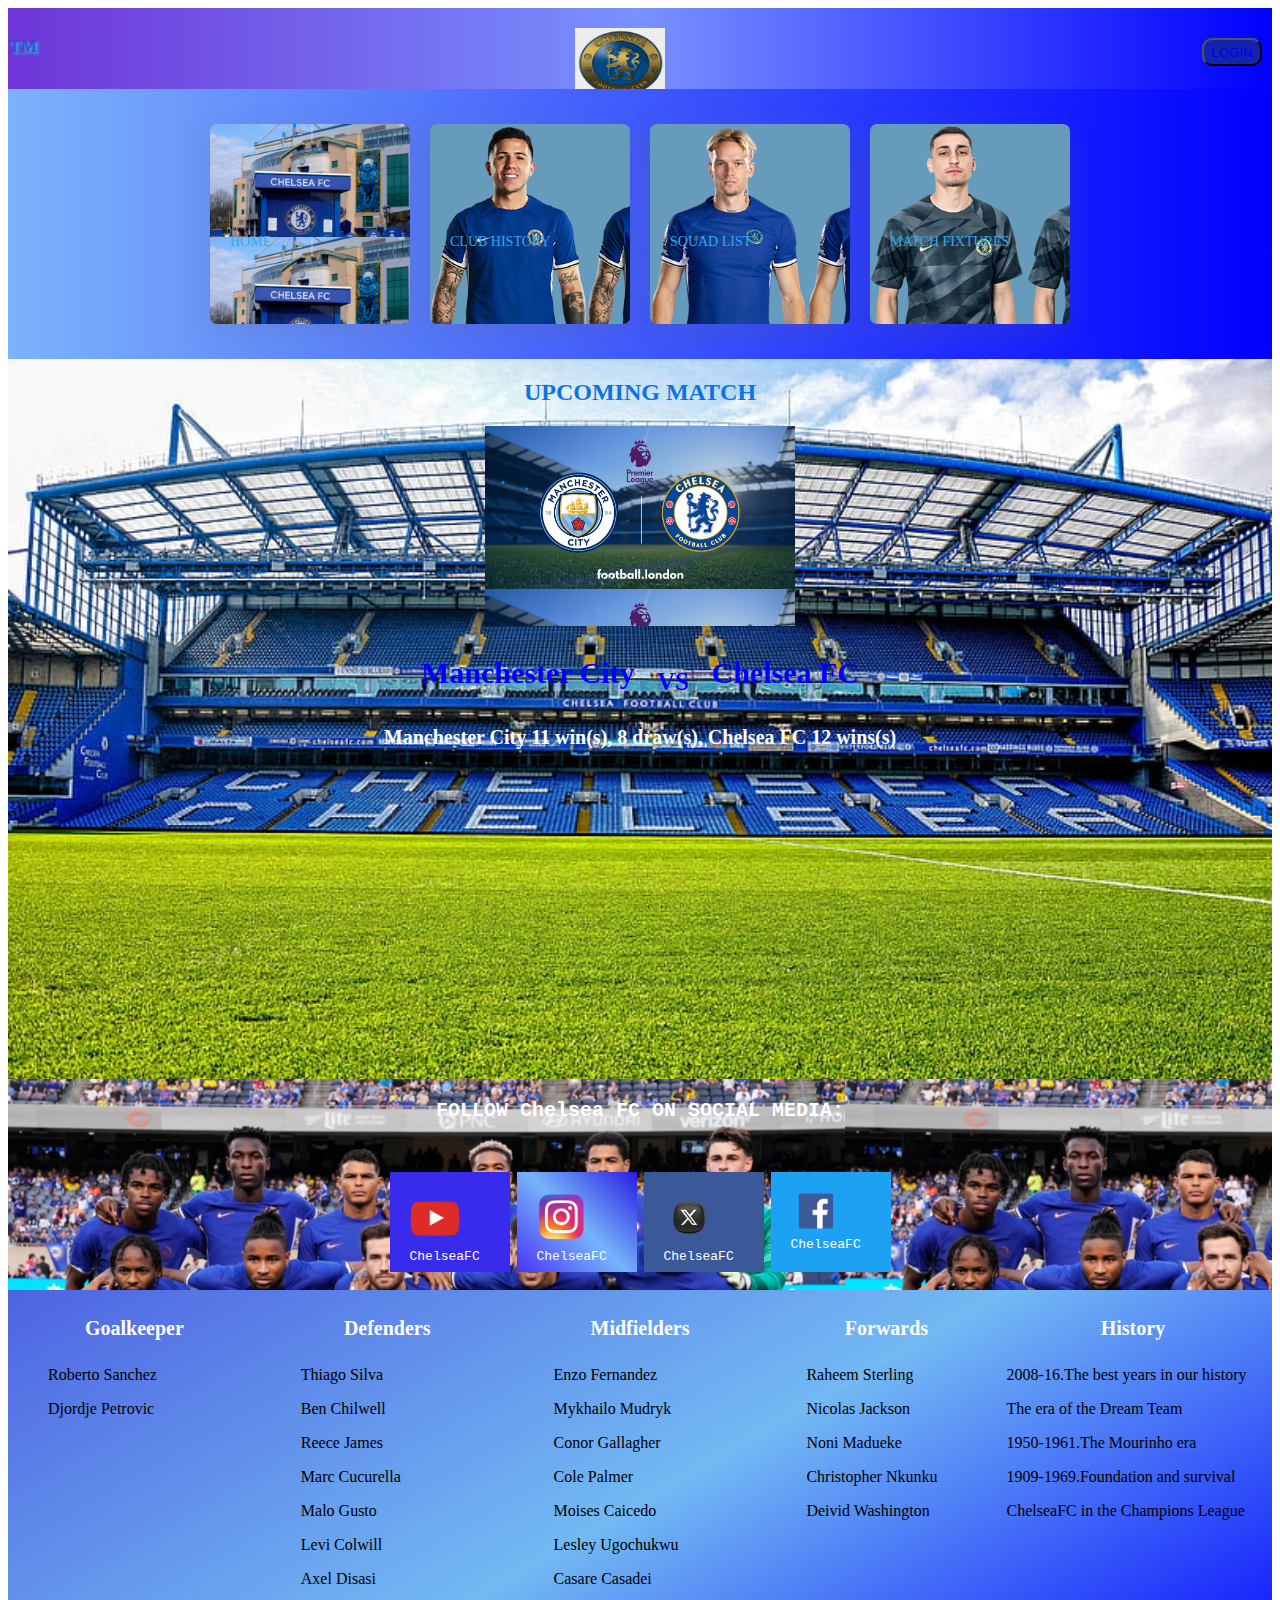
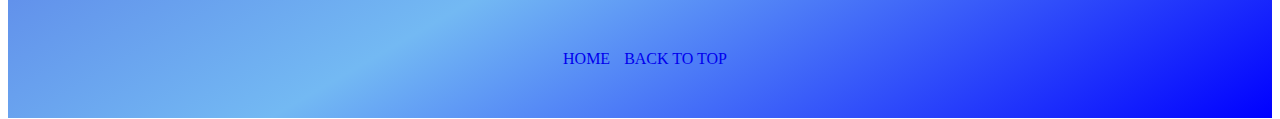
<file: index.html>
<!DOCTYPE html>
<html lang="en">
<head>
    <meta charset="UTF-8">
    <meta name="viewport" content="width=device-width, initial-scale=1.0">
    <meta name="description" content="A page dedicated to Chelsea FC.Stay updated on all things about Chelsea FC .Get the latest news,match analyses,player highlights and in-depth insights into the legendary football club.From Stamford Bridge excitement to the team's historical achievement,dive into the world of Barcelona football with our dedicated coverage">
    <meta name="keywords" content="Chelsea FC, ChelseaFC news,Chelsea matches,Chelsea players,fan webpage,Glitch fc, Blue blooded fan community ">
    <title>HOME</title>
    <link rel="stylesheet" href="style.css">
    <link rel="shortcut icon" href="background/chelsea-fc-png-clipart.jpg" type="png">
</head>
<body>
    <div id="container">
        <div class="header ">
            <h2 class="fanboy"  >&#8482;</h2>

            <div class="logo-img">

            <img src="background/chelsea-fc-png-clipart.jpg" alt="club logo" title="logo of Chelsea FC" width="90px" height="70px"></div>

            <div class="log-box">
                <div class="log ">

                    <button class="log"><a href="Sign.html" style="text-decoration: none;">LOGIN</a></button>
                </div>
    
           

           </div>

        </div>

        <div class="nav-box ">
            <div class="nav-menu">
            <div class="nav history">
          <div class="nav-txt">
            <a href="index.html" class="selector">HOME </a> 
             </div>
                </div>

            <div class="nav nav2">
                <div class="nav-txt ">
                    <a href="history.html">CLUB HISTORY</a> 

                </div>   
            </div>

            <div class="nav nav3">
                
                <div class="nav-txt">
                    <a href="dream-team.html">SQUAD LIST</a> 

                </div>  
            </div>

            <div class="nav nav4"> 
                <div class="nav-txt">
                    <a href="fixtures.html">MATCH FIXTURES</a> 

                </div>  
                

            </div>
        </div>

        </div>
        
        
        <div class="content ">
        <center><h2 style="color: rgb(12, 115, 231);">UPCOMING MATCH</h2></center>
        <div class="match1">

        </div>
        <center><h3 class="match-txt">Manchester City &nbsp; <sub>VS</sub>  &nbsp; Chelsea FC</h3></center>
        <center><h4 class="stat">Manchester City 11 win(s), 8 draw(s), Chelsea FC 12 wins(s) </h4></center>
        </div>
        <!-- footer  below -->
        <div class="footer ">
            <center><p class="s-txt">FOLLOW Chelsea FC ON SOCIAL MEDIA:</p></center>
            <div id="media">
                
            <div class="social-media  s-m1"><a href="https://youtube.com/@chelseafc?si=JkJ0WHyztLk4bxlv"><img src="background/pngwing.com (6).png" alt="youtube" title="link to youtube account"  width="50px">ChelseaFC</a></div>
            <div class="social-media  s-m2"><a href="https://www.instagram.com/chelseafc?igsh=MXN3Z213aWVuOWl1OQ=="><img src="background/pngwing.com (5).png" alt="instagram" title="link to instagram account" width="50p">ChelseaFC</a></div>
            <div class="social-media  s-m3"><a href="https://x.com/chelseafc?s=21&t=a-0cyU1ox6Lrbel5sH9nxQ"><img src="background/pngwing.com (7).png" alt="twitter" title="link to twitter account"  width="50px">ChelseaFC</a></div>
            <div class="social-media  s-m4"><a href="https://www.facebook.com/ChelseaFC?mibextid=JRoKGi"><img src="background/pngwing.com (4).png" alt="facebook" title="link to facebook account"  width="50px">ChelseaFC</a></div>
        </div>
    <br>
    <div class="players">
        <div class="g-keeper "><h4 class="player-txt">Goalkeeper</h4>
        <ul>
            <p>Roberto Sanchez</p>
            <p>Djordje Petrovic</p>
        </ul>
        
        </div>
        <div class="defenders "><h4 class="player-txt">Defenders</h4>
        <ul>
            <p>Thiago Silva</p>
            <p>Ben Chilwell</p>
            <p>Reece James</p>
            <p>Marc Cucurella</p>
            <p>Malo Gusto</p>
            <p>Levi Colwill</p>
            <p>Axel Disasi</p> 
       
        </ul>
        
        
        </div>
        <div class="midfielders "><h4 class="player-txt">Midfielders</h4>
        <ul>
            <p>Enzo Fernandez</p>
            <p>Mykhailo Mudryk</p>
            <p>Conor Gallagher</p>
            <p>Cole Palmer</p>
            <p>Moises Caicedo</p>
            <p>Lesley Ugochukwu</p>
            <p>Casare Casadei</p>

        </ul>
      
        
        </div>
        <div class="forwards "><h4 class="player-txt">Forwards</h4>
        <ul>
            <p>Raheem Sterling</p>
            <p>Nicolas Jackson</p>
            <p>Noni Madueke</p>
            <p>Christopher Nkunku</p>
            <p>Deivid Washington</p>

        </ul>
        
        
        
        </div>
        <div class="histry ">
            <h4 class="player-txt">History</h4>
        
            <p>2008-16.The best years in our history</p>
            <p>The era of the Dream Team</p>
            <p>1950-1961.The Mourinho era</p>
            <p>1909-1969.Foundation and survival</p>
            <p>ChelseaFC in the Champions League</p>
    
        
        </div>
       
        <div class="top">
        <a href="index.html">HOME</a>
        <a href="#container">BACK TO TOP</a>
       </div>
    </div>
</div>
</div>
</body>
</html>
</file>
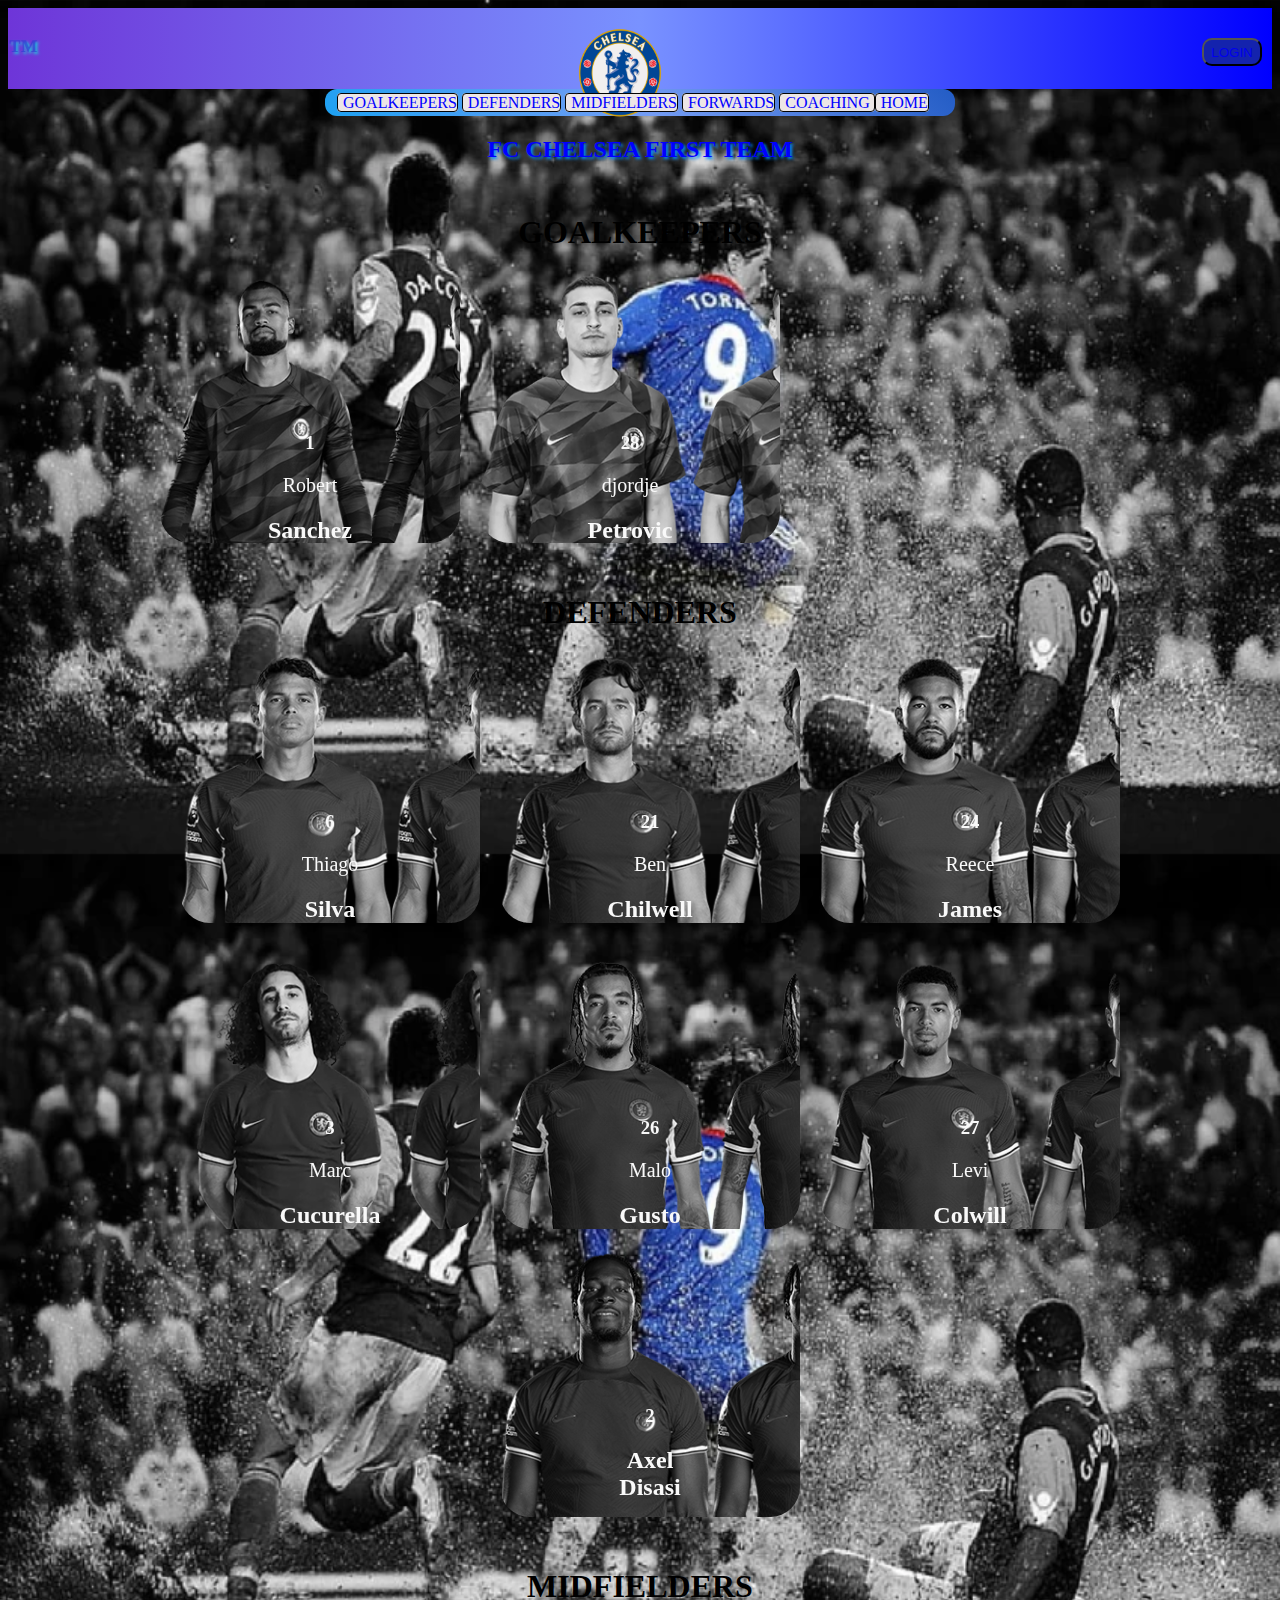
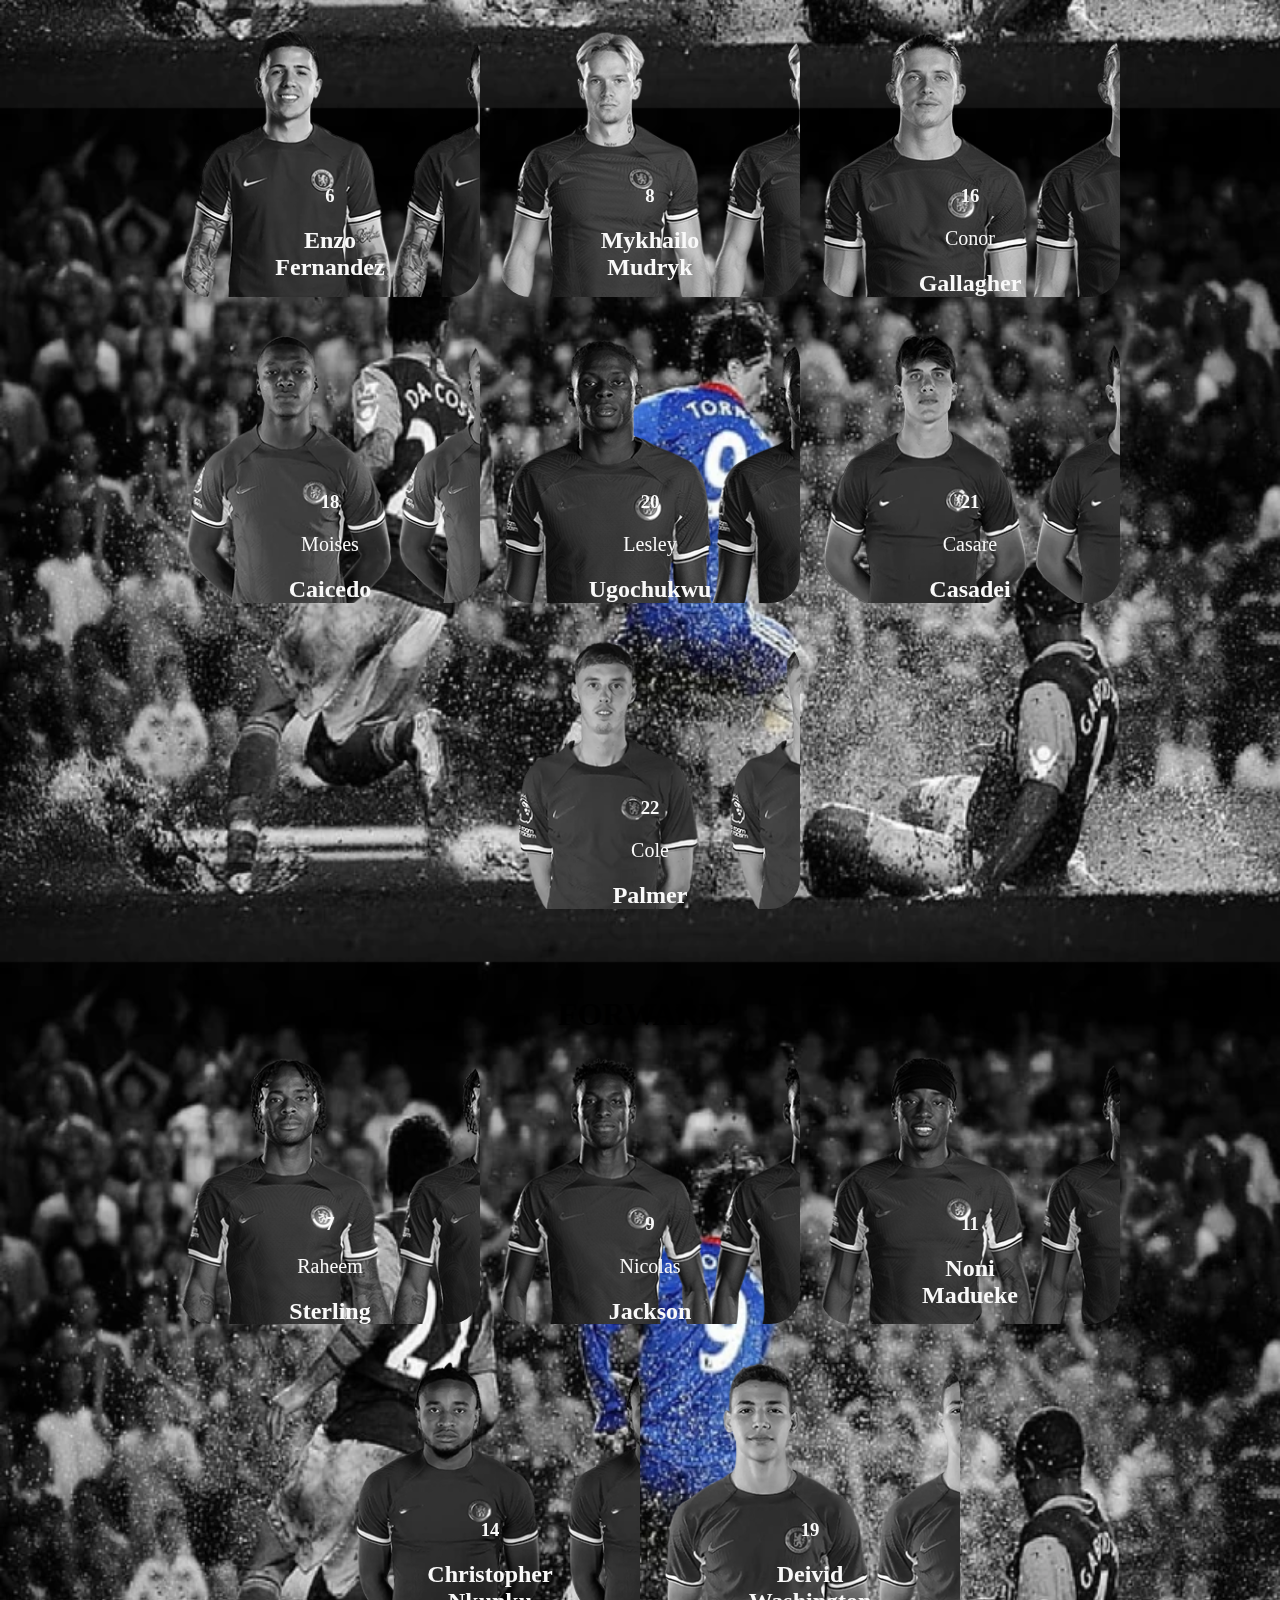
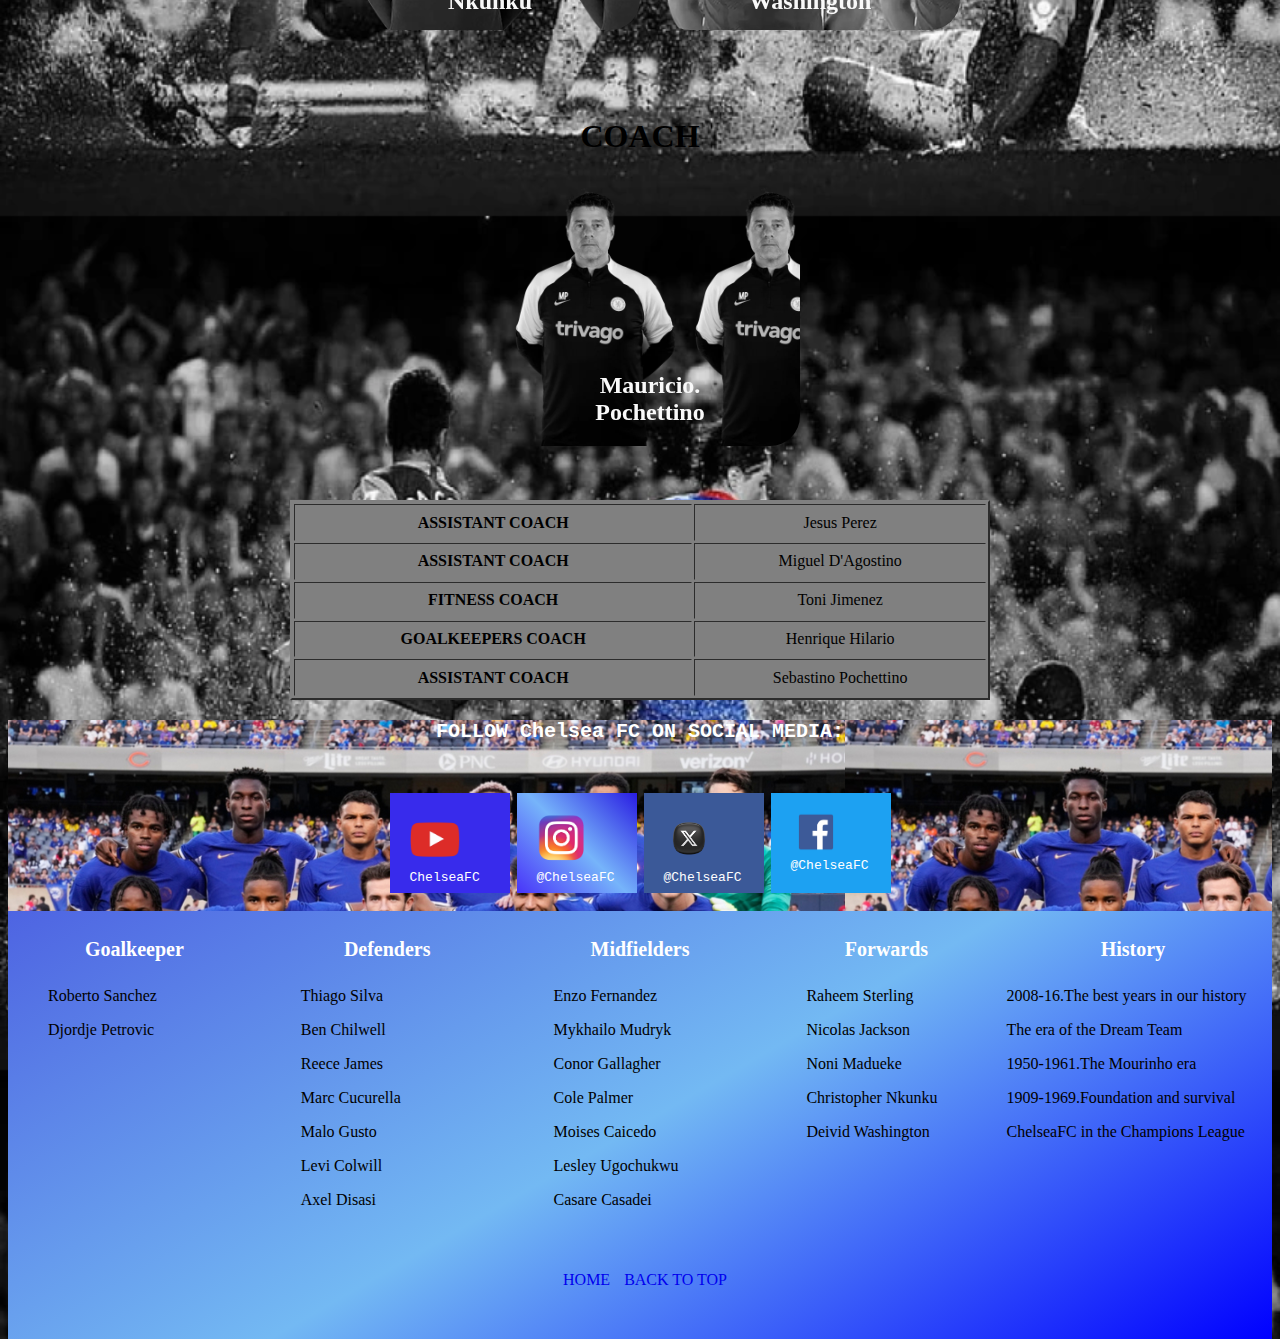
<file: dream-team.html>
<!DOCTYPE html>
<html lang="en">
<head>
    <meta charset="UTF-8">
    <meta name="viewport" content="width=device-width, initial-scale=1.0">
    <meta name="description" content="A page dedicated to Chelsea FC.Stay updated on all things Chelsea FC .Get the latest news,match analyses,player highlights and in-depth insights into the legendary football club.From Stamford Bridge excitement to the team's historical achievement,dive into the world of Chelsea football with our dedicated coverage">
    <meta name="keywords" content="Chelsea FC,Chelsea FC news,Chelsea matches,Chelsea players,fan webpage,Glitch fc,Chelsea fan community ">
    <title>DREAM-TEAM</title>
    
    <link rel="stylesheet" href="style.css">
    <link rel="shortcut icon" href="background/chelsea-fc-png-clipart.jpg" type="png">
    <style>
        body{
            background-image: url(background/fernando-torres-chelsea-fc-soccer-wallpaper-poster-1-v091121-092-original-imag8kvtxgwehsu5.webp);
            background-size: contain;
        }
        #teamx-gk{
            display: flex;
            height: 30vh;
            justify-content: left;
            align-items: center;
            width: 100%;
            column-gap: 20px;
            padding-left: 20px;
        }
        .plyer-box{
            width: 300px;
            height: 30vh;
            color: rgb(255, 255, 255);
            position: relative;
           filter:grayscale();
           border-radius: 30px;
        }
        .plyer-box:hover{
            filter: grayscale(0%);
            
        }
        .plyer-txt{
            width: 50%;
            height: 130px;
            text-align:center;
            position: absolute;
            bottom: 0;
            left: 25%;
            color:rgb(249, 249, 250);
            
           
        }
        .plyer-txt:hover{
            
            cursor: pointer;
        }
        .plyer-txt p{
            padding-top: -15px;
            font-size: 20px;
          
        }
        .plyer-txt h2{
            padding-bottom: 10px;

        }
      /* goalkeepers */
        .gk1{
            background-image: url(chelsea/robertsanchez.png);
            background-size: contain;
            background-position: cover;
        }
        .gk2{
            background-image: url(chelsea/djordjepetrovic.png);
            background-size: contain;
            background-position: cover;
        }
        /* defenders */
        #teamx-df{
            display: flex;
            height: 30vh;
            justify-content: center;
            align-items: center;
            width: 100%;
            column-gap: 20px;
            padding-left: 20px;
            row-gap: 20px;
        }
        .df1{
            background-image: url(chelsea/Thiagosilva.png);
            background-size: contain;
            background-position: cover;
        }
        .df2{
            background-image: url(chelsea/benchilwell.png);
            background-size: contain;
            background-position: cover;
        }
        .df3{
            background-image: url(chelsea/reecejames.png);
            background-size: contain;
            background-position: cover;
        }
        .df4{
            background-image: url(chelsea/marccucurella.png);
            background-size: contain;
            background-position: cover;
        }
        .df5{
            background-image: url(chelsea/malogusto.png);
            background-size: contain;
            background-position: cover;
        }
        .df6{
            background-image: url(chelsea/levicolwill.png);
            background-size: contain;
            background-position: cover;
        }
        .df7{
            background-image: url(chelsea/axeldisasi.png);
            background-size: contain;
            background-position: cover;
        }
        #teamx-mf{
            display: flex;
            height: 30vh;
            justify-content: center;
            align-items: center;
            width: 100%;
            column-gap: 20px;
            padding-left: 20px;
            row-gap: 20px;
        }
        .mf1{
            background-image: url(chelsea/enzofernandez.png);
            background-size: contain;
            background-position: cover;
        }
        .mf2{
            background-image: url(chelsea/mykhailomudryk.png);
            background-size: contain;
            background-position: cover;
        }
        .mf3{
            background-image: url(chelsea/conorgallagher.png);
            background-size: contain;
            background-position: cover;
        }
        .mf4{
            background-image: url(chelsea/moisescaicedo.png);
            background-size: contain;
            background-position: cover;
        }
        .mf5{
            background-image: url(chelsea/lesleyugochukwu.png);
            background-size: contain;
            background-position: cover;
        }
        .mf6{
            background-image: url(chelsea/cesarecasadei.png);
            background-size: contain;
            background-position: cover;
        }
        .mf7{
            background-image: url(chelsea/colepalmer.png);
            background-size: contain;
            background-position: cover;
        }
        #teamx-fd{
            display: flex;
            height: 30vh;
            justify-content: center;
            align-items: center;
            width: 100%;
            column-gap: 20px;
            padding-left: 20px;
            row-gap: 20px;
        }
        .fd1{
            background-image: url(chelsea/raheemsterling.png);
            background-size: contain;
            background-position: cover;
        }
        .fd2{
            background-image: url(chelsea/NicolasJackson.png);
            background-size: contain;
            background-position: cover;
        }
        .fd3{
            background-image: url(chelsea/nonimadueke.png);
            background-size: contain;
            background-position: cover;
        }
        .fd4{
            background-image: url(chelsea/christophernkunku.png);
            background-size: contain;
            background-position: cover;
        }
        .fd5{
            background-image: url(chelsea/deividwashington.png);
            background-size: contain;
            background-position: cover;
        }
        #teamx-ch{
            display: flex;
            height: 30vh;
            justify-content: center;
            align-items: center;
            width: 100%;
            column-gap: 20px;
            padding-left: 20px;
            row-gap: 20px;
        }
        .ch1{
            background-image: url(chelsea/Mauricio_Pochettino_profile_23-24_avatar-removebg.webp);
            background-size: contain;
            background-position: cover;
        }
        h1{
            text-align: center ;
            padding-top: 30px;
        }
        h1:hover{
            background: linear-gradient(to right, #372bd8,#fafaf8,#1d11c4);
                -webkit-text-fill-color: transparent;
                  -webkit-background-clip: text;
                   background-clip: i;
                   cursor: pointer; 
        }
        
        table{
            background-color:gray;
            text-align: center;
        }
        table:hover{
            cursor: pointer;
            background: blue;
            color: white;    
            }
            /* .footer{
                width: 100%;
            } */
    </style>
</head>
<div>
    <div id="container">
        <div class="header ">
            <h2 class="fanboy"  >&#8482;</h2>

            <div class="logo-img">

            <img src="background/Chelsea-Logo.png" alt="club logo" title="logo of Chelsea FC" width="150px" height="90px"></div>

            <div class="log-box">

            <div class="log ">

                <button class="log"><a href="Sign.html" style="text-decoration: none;">LOGIN</a></button>
            </div>

           </div>

        </div>
        </div>
      <div class="team-box">
      <div class="plyers-nav ">
        <a href="#teamx-gk" class="kpp">GOALKEEPERS</a>
        <a href="#teamx-df" class="kpp">DEFENDERS</a>
        <a href="#teamx-mf" class="kpp">MIDFIELDERS</a>
        <a href="#teamx-fd" class="kpp">FORWARDS</a>
        <a href="#teamx-ch" class="kpp">COACHING </a>
        <a href="index.html" class="kpp">HOME</a>
      </div> 
       
   
      <center><h2 class="intro-txt">FC CHELSEA FIRST TEAM</h2></center>
      <h1>GOALKEEPERS</h1>
    <div id="teamx-gk">
        
     <div class="plyer-box  gk1">
        
        <div class="plyer-txt ">
           
            <h3>1</h3>
         <p>Robert</p>   <h2>Sanchez</h2>
           
      
     </div>
     </div>
     <div class="plyer-box  gk2">
        <div class="plyer-txt ">
           
            <h3>28</h3>
          <p>djordje</p>   <h2>Petrovic</h2>
        
      
     </div>
     </div>
     
   </div>

   <!-- defenders -->
   <h1>DEFENDERS</h1>
   <div id="teamx-df">
       
    <div class="plyer-box  df1">
       
       <div class="plyer-txt ">
          
           <h3>6</h3>
         <p>Thiago</p>  <h2>Silva</h2>
          
     
    </div>
    </div>
    <div class="plyer-box df2">
       <div class="plyer-txt ">
          
           <h3>21</h3>
         <p>Ben</p>  <h2> Chilwell</h2>
       
     
    </div>
    </div>
    
    

  <div class="plyer-box df3">
    <div class="plyer-txt">
       
        <h3>24</h3>
       <p>Reece</p><h2>   James</h2>
    
  
    </div>
    </div>
 </div>
 <br><br>
 <div id="teamx-df">
 <div class="plyer-box  df4">
    <div class="plyer-txt ">
       
        <h3>3</h3>
       <p> Marc</p>  <h2>Cucurella</h2>
    
  
 </div>
 </div>

 <div class="plyer-box df5">
    <div class="plyer-txt ">
       
        <h3>26</h3>
     <p>Malo</p>   <h2>Gusto</h2>
    
  
 </div>
 </div>

 <div class="plyer-box  df6">
    <div class="plyer-txt ">
       
        <h3>27</h3>
        <p>Levi</p> <h2> Colwill</h2>
    
  
 </div>
 </div>
 </div>
 <br>
 <div id="teamx-df">
 <div class="plyer-box  df7">
    <div class="plyer-txt ">
       
        <h3>2</h3>
       <h2> Axel<br>Disasi</h2>
    
  
 </div>
 </div>

</div>

<h1>MIDFIELDERS</h1>
<div id="teamx-mf">
    
 <div class="plyer-box  mf1">
    
    <div class="plyer-txt ">
       
        <h3>6</h3>
       <h2> Enzo Fernandez</h2>
       
  
 </div>
 </div>
 <div class="plyer-box  mf2">
    <div class="plyer-txt ">
       
        <h3>8</h3>
       <h2>Mykhailo Mudryk</h2>
    
  
 </div>
 </div>
 <div class="plyer-box  mf3">
    
    <div class="plyer-txt ">
       
        <h3>16</h3>
      <p>Conor </p> <h2> Gallagher</h2>
       
  
 </div>
 </div>
 </div>
 <br><br>
 <div id="teamx-mf">
 <div class="plyer-box  mf4">
    <div class="plyer-txt ">
       
        <h3>18</h3>
      <p>Moises</p><h2> Caicedo</h2>
    
  
 </div>
 </div>
 <div class="plyer-box  mf5">
    <div class="plyer-txt ">
       
        <h3>20</h3>
   <p>Lesley</p> <h2>Ugochukwu</h2>
    
  
 </div>
 </div>
 <div class="plyer-box  mf6">
    
    <div class="plyer-txt ">
       
        <h3>21</h3>
       <p> Casare</p><h2>Casadei</h2>
       
  
 </div>
 </div>
 
</div>
<br><br>   
<div id="teamx-mf">
<div class="plyer-box  mf7">
    
    <div class="plyer-txt ">
       
        <h3>22</h3>
       <p>Cole</p><h2>Palmer</h2>
       
  
 </div>
 </div>
</div>
<br><br>
<h1>FORWARD</h1>
<div id="teamx-fd">
    
 <div class="plyer-box  fd1">
    
    <div class="plyer-txt ">
       
        <h3>7</h3>
     <p>Raheem </p>   <h2> Sterling</h2>
       
  
 </div>
 </div>
 <div class="plyer-box  fd2">
    <div class="plyer-txt ">
       
        <h3>9</h3>
      <p>Nicolas </p>   <h2>Jackson</h2>
    
  
 </div>
 </div>
 <div class="plyer-box  fd3">
    <div class="plyer-txt ">
       
        <h3>11</h3>
      <h2>Noni Madueke</h2>
    
  
 </div>
 </div>
 
</div>
<br><br>
<div id="teamx-fd">
    
    <div class="plyer-box  fd4">
       
       <div class="plyer-txt ">
          
           <h3>14</h3>
      <h2>Christopher Nkunku</h2>
          
     
    </div>
    </div>
    <div class="plyer-box  fd5">
       <div class="plyer-txt ">
          
           <h3>19</h3>
       <h2>Deivid Washington</h2>
       
     
    </div>
    </div>
    </div>

<br><br>
    <h1>COACH</h1>
    <div id="teamx-ch">
        
     <div class="plyer-box  ch1">
        
        <div class="plyer-txt ">
           <br><br>
           <h2>Mauricio. Pochettino</h2>
           
      
     </div>
     </div>
     </div>
     </div>
     <br><br><br>
     <div class="tble">
        <center>
      <table border="2" width="700" height="200" >
      <tr>
        <td><b>ASSISTANT COACH</b></td>
         <td>Jesus Perez</td>
          

      </tr>
      <tr>
        <td><b>ASSISTANT COACH</b></td>
        <td>Miguel D'Agostino</td>
      </tr>
      <tr>
        <td><b>FITNESS COACH</b></td>
         <td>Toni Jimenez</td>
      </tr>
      <tr>
        <td><b>GOALKEEPERS COACH</b></td>
        <td>Henrique Hilario</td>
      </tr>
      <tr>
        <td><b>ASSISTANT COACH</b></td>
        <td>Sebastino Pochettino</td>
      </tr>
      </table>
    </center>
     </div>
             <!-- footer  below -->
        <div class="footer ">
            <center><p class="s-txt">FOLLOW Chelsea FC ON SOCIAL MEDIA:</p></center>
            <div id="media">
                
                <div class="social-media  s-m1"><a href="https://youtube.com/@chelseafc?si=JkJ0WHyztLk4bxlv"><img src="background/pngwing.com (6).png" alt="youtube" title="link to youtube account"  width="50px">ChelseaFC</a></div>
                <div class="social-media  s-m2"><a href="https://www.instagram.com/chelseafc?igsh=MXN3Z213aWVuOWl1OQ=="><img src="background/pngwing.com (5).png" alt="instagram" title="link to instagram account" width="50p">@ChelseaFC</a></div>
                <div class="social-media  s-m3"><a href="https://x.com/chelseafc?s=21&t=a-0cyU1ox6Lrbel5sH9nxQ"><img src="background/pngwing.com (7).png" alt="facebook" title="link to facebook account"  width="50px">@ChelseaFC</a></div>
                <div class="social-media  s-m4"><a href="https://www.facebook.com/ChelseaFC?mibextid=JRoKGi"><img src="background/pngwing.com (4).png" alt="twitter" title="link to twitter account"  width="50px">@ChelseaFC</a></div>
        </div>
    <br>
    <div class="players">
        <div class="g-keeper "><h4 class="player-txt">Goalkeeper</h4>
        <ul>
            <p>Roberto Sanchez</p>
            <p>Djordje Petrovic</p>
        </ul>
        
        </div>
        <div class="defenders "><h4 class="player-txt">Defenders</h4>
        <ul>
           <p>Thiago Silva</p>
           <p>Ben Chilwell</p>
           <p>Reece James</p>
           <p>Marc Cucurella</p>
           <p>Malo Gusto</p>
           <p>Levi Colwill</p>
           <p>Axel Disasi</p> 
       
        </ul>
        
        
        </div>
        <div class="midfielders "><h4 class="player-txt">Midfielders</h4>
        <ul>
            <p>Enzo Fernandez</p>
            <p>Mykhailo Mudryk</p>
            <p>Conor Gallagher</p>
            <p>Cole Palmer</p>
            <p>Moises Caicedo</p>
            <p>Lesley Ugochukwu</p>
            <p>Casare Casadei</p>

        </ul>
      
        
        </div>
        <div class="forwards "><h4 class="player-txt">Forwards</h4>
        <ul>
            <p>Raheem Sterling</p>
            <p>Nicolas Jackson</p>
            <p>Noni Madueke</p>
            <p>Christopher Nkunku</p>
            <p>Deivid Washington</p>

        </ul>
        
        
        
        </div>
        <div class="histry ">
            <h4 class="player-txt">History</h4>
        
            <p>2008-16.The best years in our history</p>
            <p>The era of the Dream Team</p>
            <p>1950-1961.The Mourinho era</p>
            <p>1909-1969.Foundation and survival</p>
            <p>ChelseaFC in the Champions League</p>
    
        
        </div>
        
        <div class="top">
        <a href="index.html">HOME</a>
        <a href="#container">BACK TO TOP</a>
       </div>
    </div>
</div>
</div>

        
</body>
</html>
</file>
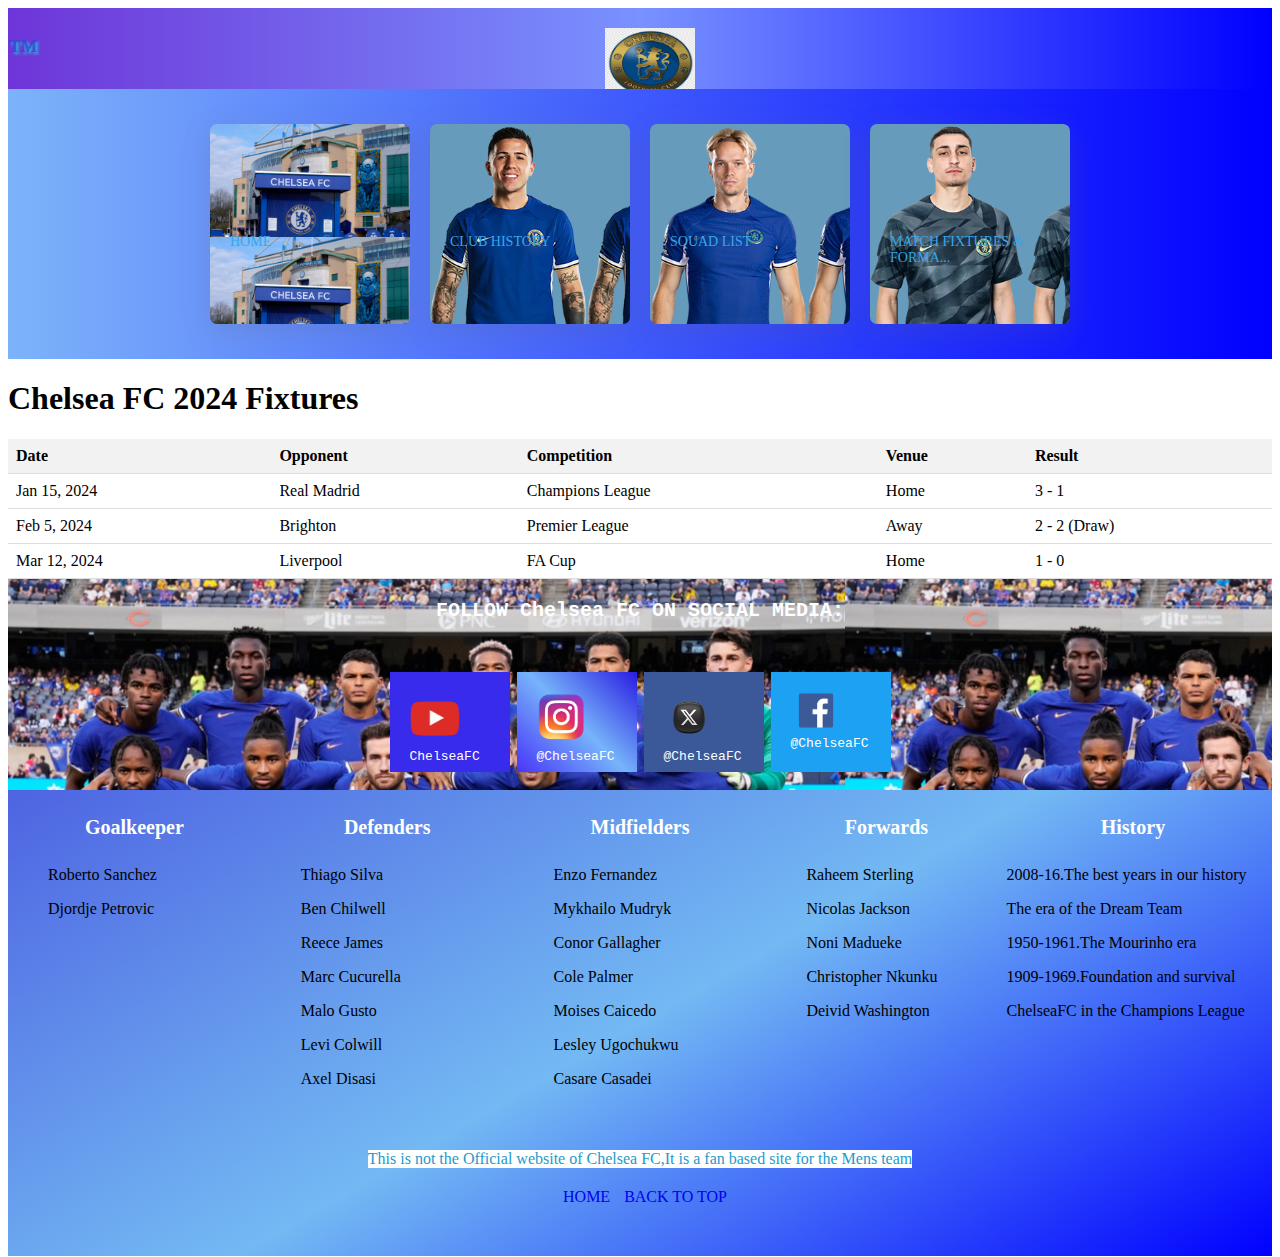
<file: fixtures.html>
<!DOCTYPE html>
<html lang="en">
<head>
<meta charset="UTF-8">
<meta name="viewport" content="width=device-width, initial-scale=1.0">
<meta name="description" content="A page dedicated to ChelseaFC team.Stay updated on all things ChelseaFc .Get the latest news,match analyses,player highlights and in-depth insights into the legendary football club.From Stamford Bridge excitement to the team's historical achievement,dive into the world of Chelsea football with our dedicated coverage">
    <meta name="keywords" content="ChelseaFC,ChelseaFC news,Chelsea matches,ChelseaFC players,fan webpage,Glitch fc,ChelseaFC fan community ">
<title>Barcelona FC 2024 Fixtures & Formation</title>
<link rel="stylesheet" href="style.css">
<style>
  table {
    width: 100%;
    border-collapse: collapse;
  }
  th, td {
    padding: 8px;
    text-align: left;
    border-bottom: 1px solid #ddd;
  }
  th {
    background-color: #f2f2f2;
  }
</style>
</head>
<body>
    <div id="container">
        <div class="header ">
            <h2 class="fanboy"  >&#8482;</h2>

            <div class="logo-img">

            <img src="background/chelsea-fc-png-clipart.jpg" alt="club logo" title="logo of the best team in the world" width="90px" height="70px"></div>

            <div class="log-box">

            
           </div>

        </div>

        <div class="nav-box ">
            <div class="nav-menu">
            <div class="nav history">
          <div class="nav-txt">
            <a href="index.html" class="selector">HOME </a> 
             </div>
                </div>

            <div class="nav nav2">
                <div class="nav-txt ">
                    <a href="history.html">CLUB HISTORY</a> 

                </div>   
            </div>

            <div class="nav nav3">
                
                <div class="nav-txt">
                    <a href="dream-team.html">SQUAD LIST</a> 

                </div>  
            </div>

            <div class="nav nav4"> 
                <div class="nav-txt">
                    <a href="fixtures.html">MATCH FIXTURES & FORMA...</a> 

                </div>  


            </div>
        </div>

        </div>
    

<h1>Chelsea FC 2024 Fixtures</h1>

<table>
  <tr>
    <th>Date</th>
    <th>Opponent</th>
    <th>Competition</th>
    <th>Venue</th>
    <th>Result</th>
  </tr>
  <tr>
    <td>Jan 15, 2024</td>
    <td>Real Madrid</td>
    <td>Champions League</td>
    <td>Home</td>
    <td>3 - 1</td>
  </tr>
  <tr>
    <td>Feb 5, 2024</td>
    <td>Brighton</td>
    <td>Premier League</td>
    <td>Away</td>
    <td>2 - 2 (Draw)</td>
  </tr>
  <tr>
    <td>Mar 12, 2024</td>
    <td>Liverpool</td>
    <td>FA Cup</td>
    <td>Home</td>
    <td>1 - 0</td>
  </tr>
</table>


<br>
<!-- footer  below -->
<div class="footer ">
    <center><p class="s-txt">FOLLOW Chelsea FC ON SOCIAL MEDIA:</p></center>
    <div id="media">
        
    <div class="social-media  s-m1"><a href="https://youtube.com/@chelseafc?si=JkJ0WHyztLk4bxlv"><img src="background/pngwing.com (6).png" alt="youtube" title="link to youtube account"  width="50px">ChelseaFC</a></div>
    <div class="social-media  s-m2"><a href="https://www.instagram.com/chelseafc?igsh=MXN3Z213aWVuOWl1OQ=="><img src="background/pngwing.com (5).png" alt="instagram" title="link to instagram account" width="50p">@ChelseaFC</a></div>
    <div class="social-media  s-m3"><a href="https://x.com/chelseafc?s=21&t=a-0cyU1ox6Lrbel5sH9nxQ"><img src="background/pngwing.com (7).png" alt="facebook" title="link to facebook account"  width="50px">@ChelseaFC</a></div>
    <div class="social-media  s-m4"><a href="https://www.facebook.com/ChelseaFC?mibextid=JRoKGi"><img src="background/pngwing.com (4).png" alt="twitter" title="link to twitter account"  width="50px">@ChelseaFC</a></div>
</div>
<br>
<div class="players">
<div class="g-keeper "><h4 class="player-txt">Goalkeeper</h4>
<ul>
  <p>Roberto Sanchez</p>
  <p>Djordje Petrovic</p>
</ul>

</div>
<div class="defenders "><h4 class="player-txt">Defenders</h4>
<ul>
  <p>Thiago Silva</p>
  <p>Ben Chilwell</p>
  <p>Reece James</p>
  <p>Marc Cucurella</p>
  <p>Malo Gusto</p>
  <p>Levi Colwill</p>
  <p>Axel Disasi</p> 

</ul>


</div>
<div class="midfielders "><h4 class="player-txt">Midfielders</h4>
<ul>
  <p>Enzo Fernandez</p>
  <p>Mykhailo Mudryk</p>
  <p>Conor Gallagher</p>
  <p>Cole Palmer</p>
  <p>Moises Caicedo</p>
  <p>Lesley Ugochukwu</p>
  <p>Casare Casadei</p>

</ul>


</div>
<div class="forwards "><h4 class="player-txt">Forwards</h4>
<ul>
  <p>Raheem Sterling</p>
  <p>Nicolas Jackson</p>
  <p>Noni Madueke</p>
  <p>Christopher Nkunku</p>
  <p>Deivid Washington</p>

</ul>



</div>
<div class="histry ">
    <h4 class="player-txt">History</h4>

    <p>2008-16.The best years in our history</p>
    <p>The era of the Dream Team</p>
    <p>1950-1961.The Mourinho era</p>
    <p>1909-1969.Foundation and survival</p>
    <p>ChelseaFC in the Champions League</p>


</div>
<div class="disclaimer">
    <p>
        This is not the Official website of Chelsea FC,It is a fan based site for the Mens team
    </p>
</div>
<div class="top">
<a href="index.html">HOME</a>
<a href="#container">BACK TO TOP</a>
</div>
</div>
</div>
</div>



</body>
</html>
</file>
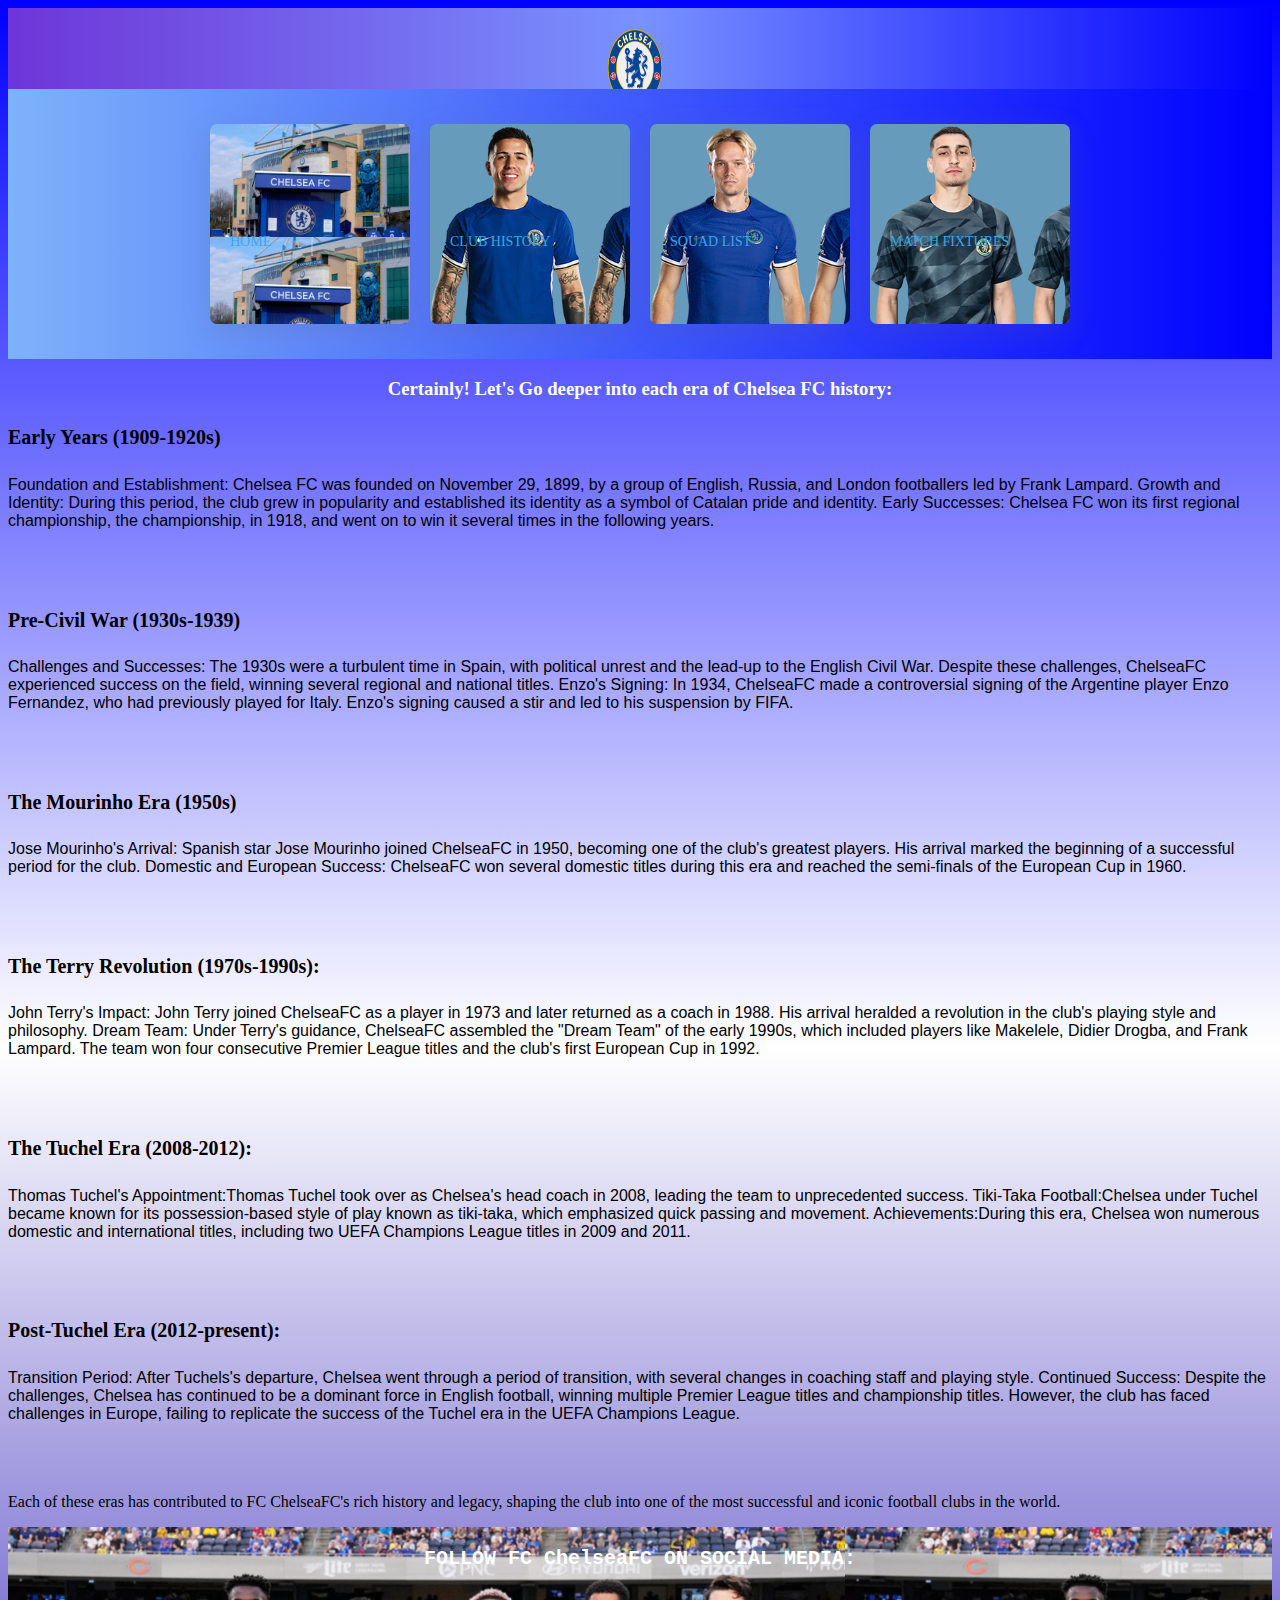
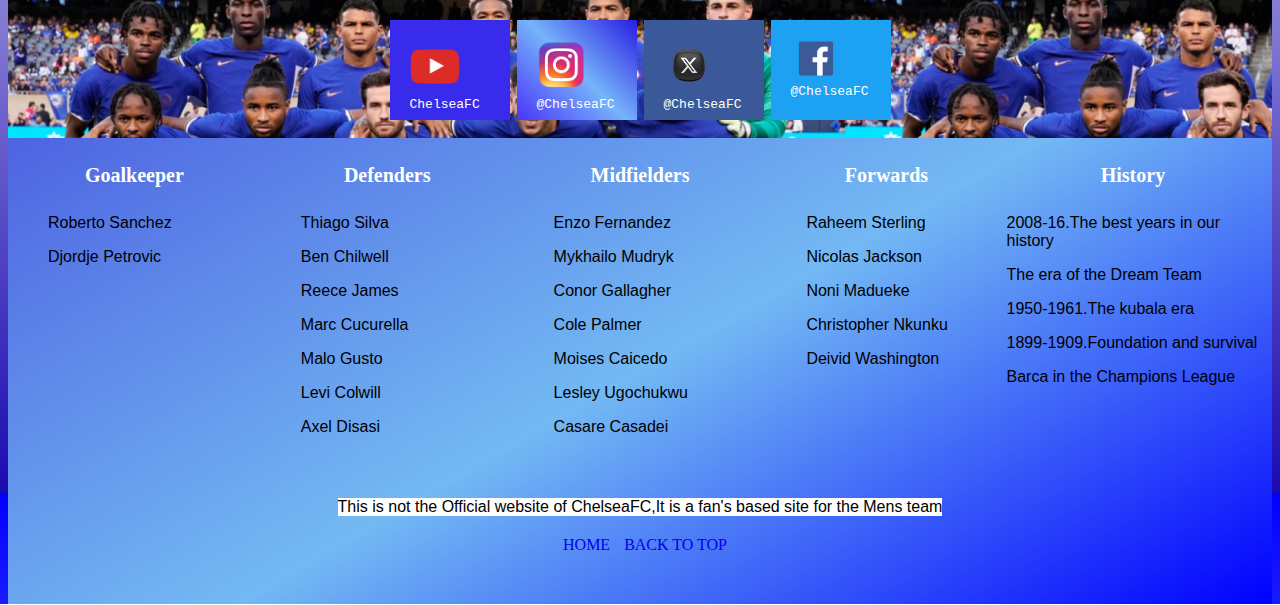
<file: history.html>
<!DOCTYPE html>
<html lang="en">
<head>
    <meta charset="UTF-8">
    <meta name="viewport" content="width=device-width, initial-scale=1.0">
    <meta name="description" content="A page dedicated to ChelseaFc team.Stay updated on all things ChelseaFC .Get the latest news,match analyses,player highlights and in-depth insights into the legendary football club.From Stamford Bridge excitement to the team's historical achievement,dive into the world of ChelseaFc football with our dedicated coverage">
    <meta name="keywords" content="ChelseaFC,ChelseaFC news,Chelsea matches,ChealseaFc players,fan webpage,GLitch fc,ChelseaFC fan community ">
    <title>HISTORY</title>
    <link rel="stylesheet" href="style.css">
    <link rel="shortcut icon" href="background/chelsea-fc-png-clipart.jpg" type="png">
   
    <style>
        body{
            background:linear-gradient(to top, #1c0bb1,#ffffff,#0000ff);
        }
        h4{
            font-size: 20px;
            color:black;
            font-weight: bold;
        }
        p{
            font-family:helvetica;
            color: black;
        }
    </style>
</head>
<body>
    <div id="container">
        <div class="header ">
            <h2 class="fanboy"  ></h2>

            <div class="logo-img">

            <img src="background/Chelsea-Logo.png" alt="club logo" title="logo of the best team in the world" width="100px" height="80px"></div>

            <div class="log-box">

           

           </div>

        </div>
      
        <div class="nav-box ">
            <div class="nav-menu">
            <div class="nav history">
          <div class="nav-txt">
            <a href="index.html" class="selector">HOME </a> 
             </div>
                </div>

            <div class="nav nav2">
                <div class="nav-txt ">
                    <a href="history.html">CLUB HISTORY</a> 

                </div>   
            </div>

            <div class="nav nav3">
                
                <div class="nav-txt">
                    <a href="dream-team.html">SQUAD LIST</a> 

                </div>  
            </div>

            <div class="nav nav4"> 
                <div class="nav-txt">
                    <a href="fixtures.html">MATCH FIXTURES</a> 
                    

                </div>  


            </div>
        </div>

        </div>
        <div class="his">
            <h3 style="color: rgb(253, 253, 253); text-align: center;">Certainly! Let's Go deeper into each era of Chelsea FC history:</h3>

               <h4>Early Years (1909-1920s)</h4>
                  <p> Foundation and Establishment: Chelsea FC was founded on November 29, 1899, by a group of English, Russia, and London footballers led by Frank Lampard.
                   Growth and Identity: During this period, the club grew in popularity and established its identity as a symbol of Catalan pride and identity.
               Early Successes: Chelsea FC won its first regional championship, the championship, in 1918, and went on to win it several times in the following years.</p>
                  <br><br>
                
               <h4>Pre-Civil War (1930s-1939)</h4>
                   <p>Challenges and Successes: The 1930s were a turbulent time in Spain, with political unrest and the lead-up to the English Civil War. Despite these challenges, ChelseaFC experienced success on the field, winning several regional and national titles.
                   Enzo's Signing: In 1934, ChelseaFC made a controversial signing of the Argentine player Enzo Fernandez, who had previously played for Italy. Enzo's signing caused a stir and led to his suspension by FIFA.</p><br><br>
                
                <h4>The Mourinho Era (1950s)</h4>
                   <p>Jose Mourinho's Arrival: Spanish star Jose Mourinho joined ChelseaFC in 1950, becoming one of the club's greatest players. His arrival marked the beginning of a successful period for the club.
                   Domestic and European Success: ChelseaFC won several domestic titles during this era and reached the semi-finals of the European Cup in 1960.</p><br><br>
                
               <h4>The Terry Revolution (1970s-1990s):</h4>
                   <p>John Terry's Impact: John Terry joined ChelseaFC as a player in 1973 and later returned as a coach in 1988. His arrival heralded a revolution in the club's playing style and philosophy.
                    Dream Team: Under Terry's guidance, ChelseaFC assembled the "Dream Team" of the early 1990s, which included players like Makelele, Didier Drogba, and Frank Lampard. The team won four consecutive Premier League titles and the club's first European Cup in 1992.</p> <br><br>
                
               <h4>The Tuchel Era (2008-2012):</h4>
                   <p>Thomas Tuchel's Appointment:Thomas Tuchel took over as Chelsea's head coach in 2008, leading the team to unprecedented success.
                   Tiki-Taka Football:Chelsea under Tuchel became known for its possession-based style of play known as tiki-taka, which emphasized quick passing and movement.
                   Achievements:During this era, Chelsea won numerous domestic and international titles, including two UEFA Champions League titles in 2009 and 2011.</p> <br><br>
        
                 <h4>Post-Tuchel Era (2012-present):</h4>
                   <p>Transition Period: After Tuchels's departure, Chelsea went through a period of transition, with several changes in coaching staff and playing style.
                   Continued Success: Despite the challenges, Chelsea has continued to be a dominant force in English football, winning multiple Premier League titles and championship titles. However, the club has faced challenges in Europe, failing to replicate the success of the Tuchel era in the UEFA Champions League.</p><br><br><br>
                
                Each of these eras has contributed to FC ChelseaFC's rich history and legacy, shaping the club into one of the most successful and iconic football clubs in the world.</p>
        </div>
               <!-- footer  below -->
               <div class="footer ">
                <center><p class="s-txt">FOLLOW FC ChelseaFC ON SOCIAL MEDIA:</p></center>
                <div id="media">
                    
                    <div class="social-media  s-m1"><a href="https://youtube.com/@chelseafc?si=JkJ0WHyztLk4bxlv"><img src="background/pngwing.com (6).png" alt="youtube" title="link to youtube account"  width="50px">ChelseaFC</a></div>
                    <div class="social-media  s-m2"><a href="https://www.instagram.com/chelseafc?igsh=MXN3Z213aWVuOWl1OQ=="><img src="background/pngwing.com (5).png" alt="instagram" title="link to instagram account" width="50p">@ChelseaFC</a></div>
                    <div class="social-media  s-m3"><a href="https://x.com/chelseafc?s=21&t=a-0cyU1ox6Lrbel5sH9nxQ"><img src="background/pngwing.com (7).png" alt="twitter" title="link to twitter account"  width="50px">@ChelseaFC</a></div>
                    <div class="social-media  s-m4"><a href="https://www.facebook.com/ChelseaFC?mibextid=JRoKGi"><img src="background/pngwing.com (4).png" alt="facebook" title="link to facebook account"  width="50px">@ChelseaFC</a></div>
            </div>
        <br>
        <div class="players">
            <div class="g-keeper "><h4 class="player-txt">Goalkeeper</h4>
            <ul>
            <p>Roberto Sanchez</p>
            <p>Djordje Petrovic</p>
            </ul>
            
            </div>
            <div class="defenders "><h4 class="player-txt">Defenders</h4>
            <ul>
                <p>Thiago Silva</p>
                <p>Ben Chilwell</p>
                <p>Reece James</p>
                <p>Marc Cucurella</p>
                <p>Malo Gusto</p>
                <p>Levi Colwill</p>
                <p>Axel Disasi</p> 
           
            </ul>
            
            
            </div>
            <div class="midfielders "><h4 class="player-txt">Midfielders</h4>
            <ul>
            <p>Enzo Fernandez</p>
            <p>Mykhailo Mudryk</p>
            <p>Conor Gallagher</p>
            <p>Cole Palmer</p>
            <p>Moises Caicedo</p>
            <p>Lesley Ugochukwu</p>
            <p>Casare Casadei</p>
    
            </ul>
          
            
            </div>
            <div class="forwards "><h4 class="player-txt">Forwards</h4>
            <ul>
            <p>Raheem Sterling</p>
            <p>Nicolas Jackson</p>
            <p>Noni Madueke</p>
            <p>Christopher Nkunku</p>
            <p>Deivid Washington</p>

            </ul>
            
            
            
            </div>
            <div class="histry ">
                <h4 class="player-txt">History</h4>
            
                <p>2008-16.The best years in our history</p>
                <p>The era of the Dream Team</p>
                <p>1950-1961.The kubala era</p>
                <p>1899-1909.Foundation and survival</p>
                <p>Barca in the Champions League</p>
            
        
            
            </div>
            <div class="disclaimer">
                <p>
                    This is not the Official website of ChelseaFC,It is a fan's based site for the Mens team
                </p>
            </div>
            <div class="top">
                <a href="index.html">HOME</a>
                <a href="#container">BACK TO TOP</a>
            </div>
        </div>
</body>
</html>
</file>
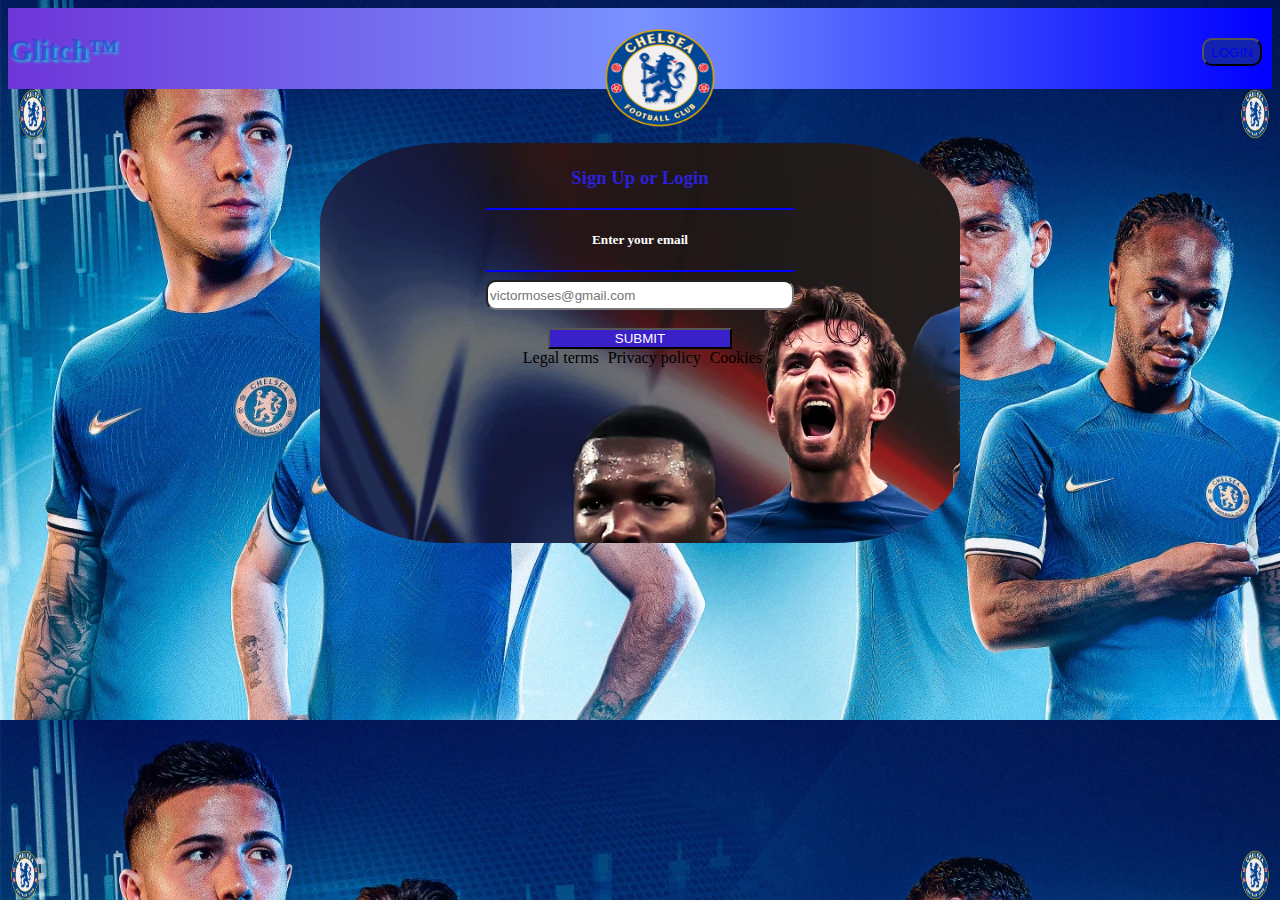
<file: Sign.html>
<!DOCTYPE html>
<html lang="en">
<head>
    <meta charset="UTF-8">
    <meta name="viewport" content="width=device-width, initial-scale=1.0">
    <title>SIGN UP or REGISTER</title>
    <link rel="shortcut icon" href="background/chelsea-fc-png-clipart.jpg" type="png">
    <link rel="stylesheet" href="style.css">
    <style>
        body{
            background-image: url(background/Launch_Artwork_TMGM_Website_No_Text.webp);
            background-size: cover;
            background-position: cover;
        }
        fieldset{
            background-image: url(background/USA_Tour_Announcement_App_Assets_Latest_Image_2880x1620_V1.webp);
            width: 640px;
            margin: auto;
            border: none;
            height: 400px;
            border-radius: 20%;
        }
      .frm-sig{
        margin: auto;
        text-align: center;
      }
        .dash{
            height: 30px;
            width: 50%;
            border-radius: 10px;
           
             
        }
        .sig{
            width: 30%;
            background-color: rgb(57, 32, 201);
        }
        .sig:hover{
            height: 30px;
            border-radius: 20px;
        }
        .sig a{
            text-decoration: none;
            color: white;
        }
        .term a{
            text-decoration: none;
            color: black;
            padding-left: 5px;
            
            
        }
        .term a:hover{
            text-transform: uppercase;
        }
     
    </style>
</head>
<body> 
    <div id="container">
        <div class="header ">
            <h2 class="fanboy"  >Glitch&#8482;</h2>

            <div class="logo-img">

            <img src="background/Chelsea-Logo.png" alt="club logo" title="logo of the best team in the world" width="200px" height="100px"></div>

            <div class="log-box">

            <div class="log ">

                <button class="log"><a href="index.html" style="text-decoration: none;">LOGIN</a></button>
            </div>

           </div>
           

        </div>
        </div>
    <div class="frm-design">
        
        <img src="background/Chelsea-Logo.png" alt="club logo" title="logo of the best team in the world" width="50px" height="50px">
        <img src="background/Chelsea-Logo.png" alt="club logo" title="logo of the best team in the world" width="50px" height="50px" style="position: absolute; right: 0;">
        <img src="background/Chelsea-Logo.png" alt="club logo" title="logo of the best team in the world" width="50px" height="50px" style="position: absolute; bottom: 0;right: 0;">  <img src="background/Chelsea-Logo.png" alt="club logo" title="logo of the best team in the world" width="50px" height="50px" style="position: absolute; bottom: 0;left: 0;"></div>
            <div class="frm-sig">
    <form action="">
        <fieldset>
            <h3 style="color: rgb(44, 32, 218);">
                Sign Up or Login
            </h3>
            <hr color="blue" width="50%">
           <h5 style="color: white;">Enter your email</h5> 
            <hr color="blue" width="50%">
            <input type="text" class="dash" placeholder="victormoses@gmail.com"><br><br>
            <button type="submit" class="sig"><a href="index.html">SUBMIT</a></button>
         <div class="term">
         <a href="">Legal terms</a>
         <a href="">Privacy policy</a>
         <a href="">Cookies</a>
        </div>
        </fieldset>
    </form>
    </div>
   
</body>
</html>
</file>
<file: style.css>
body{
    background-color: #ffffff;
}
*{
    box-sizing: border-box;
}
#container{
    display: flex;
    flex-wrap: wrap;
    /* row-gap: 10px; */
    width: 100%;
   
}
.line{
    border: 2px solid rgb(252, 250, 250);

}

/* header design */
.header{
    display: flex;
    flex-basis: 100%;
    flex-grow: 0;
    flex-shrink: 0;
    height: 9vh;
    justify-content: space-between;
    background:linear-gradient(to right,#6e35d8,#7992ff,#0000ff);
}

/* fanboy */
.fanboy{
    color: rgba(46, 57, 211, 0.63);
    font-size: 30px;
    text-shadow: 2px 2px 3px rgb(32, 196, 218);
    transition-duration: 0.2s;
    cursor: pointer;


}
.fanboy:hover{
font-size: 40px;
}
/*   logo*/
.logo-img{
    padding-top: 20px;
   
}
/* login design */
.log-box{
    padding-top: 30px;
    padding-right: 10px;
}



.log{
    width: 60px;
    height: 28px;
    background-color:rgb(20, 35, 173);
    border-radius: 10px;
   
    
    
}
.log:hover{
  width: 65px;
  height: 33px;
   background-color: lightskyblue;
}


/*  navigation design*/
.nav-box{
   height: 30vh;
   display: flex;
   justify-content: center;
   align-items: center;
   width: 100%;
   background:linear-gradient(to left, #0000ff, #7db3fa);
}
.nav-menu{
 display: grid;
 grid-template-columns: repeat(4, 1fr); 
 grid-column-gap: 20px;
}
.nav-menu:hover >:not(:hover){
    opacity: 0.7;

}

.nav{
    background-color:#669bbc;
    width: 200px;
    height: 200px;
    border-radius: 7px;
    cursor: pointer;
    box-shadow: rgba(100,100,111,0.2) 0px 7px 29px 0px;
    transition: all 0.4s ease-in-out;

}

.nav:hover{
    transform: translateY(-15px);
}
/* history */
.history{
background-image: url(background/skysports-chelsea-stamford-bridge_5701741.jpg);
background-size: contain;

}
.nav-txt{
    padding-top: 110px;
    padding-left: 20px;
    font-size: 14px;
}
.nav-txt a{
    text-decoration: none;
    color: rgb(54, 167, 233);
}

.nav-txt a:hover{
    color:rgb(44, 28, 185) ;
    font-weight: bold;
    
    
    
}
/* .selector{
    
} */

.nav2{
    background-image: url(chelsea/enzofernandez.png);
    background-size: contain;
}


.nav3{
    background-image: url(chelsea/mykhailomudryk.png);
    background-size: contain;
}

.nav4{
    background-image: url( chelsea/djordjepetrovic.png) ;
    background-size: contain;

}

.nav5{
    background-image: url(background/chelsea_fc_wallpaper_by_meetii_d3dhk55-fullview.jpg) ;
    background-size: contain;

}















.box3{
    flex-basis: 100%;
    height: 5vh;
    text-transform:uppercase;
    text-align: center;
    background-color: rgb(62, 62, 226);
    color: rgb(52, 197, 223);
    
}
.box3:hover{
    background-color: rgb(65, 41, 202);
    font-size: 20px;
    height: 6vh;
    color: rgb(56, 139, 207);
    cursor: pointer;

}

/* content */
.content{
    flex-basis: 100%;
    flex-grow: 0;
    flex-shrink: 0;
    height:80vh ;
    background-image: url(background/HD-wallpaper-stamford-bridge-the-bridge-london-chelsea-fc-stadium-england-football-stadium-soccer-field-chelsea-fc-stamford-bridge-inside.jpg);
    background-repeat: no-repeat;
    background-size: cover;
    
}
.match1{
    background-image: url(background/0_Manchester-City-vs-Chelsea.webp);
    background-size:contain;
    
    height: 200px;
    width: 310px;
    margin: auto;
}
.match-txt{
color: blue;  
font-size: 30px; 
 
}
.match-txt:hover{
    transform:translateY(-20px);
    cursor: pointer;
    background: linear-gradient(to left, #0000ff, #ffffff,#311eda);

}
.stat{
    font-size: 20px;
    padding-bottom: 20px;
    color: white;
}

.stat:hover{
    font-family: cursive;
    cursor: pointer;
}
.footer{
    flex-basis: 100%;
    flex-grow: 0;
    flex-shrink: 0;
    height:62vh ;
    background-image: url(background/16917289381486.jpg);
    background-size: contain;
    background-position: cover;
}
/* links to top */
.top{
    margin: auto;
    padding-bottom: 50px;

}

.top a{
    text-decoration: none;
    padding-left: 10px;
}
#media{
display: flex;
column-gap:7px;
padding-top: 30px;
/* margin: auto; */
/* padding-left: 300px; */
justify-content: center;
}

.social-media{
    width: 120px;
    height: 100px;
    padding-left: 20px;
    padding-top: 20px;
     
    
}

.social-media:hover{
    width: 140px;
    height: 120px;
    border-radius: 80px;
}

.social-media a{
    text-decoration: none;
    font-family: monospace;
    color:#fff;
    

}


.s-m1{
    background-color: #382bec;
}
.s-m2{
    background: linear-gradient(45deg, #4834f9,#76b4fa,#291ce2);
}
.s-m3{
    background-color: #3b5998;
   
}
.s-m4{
    background-color: #1da1f2
}
.s-txt{
    font-family: monospace;
    font-weight: bold;
    font-size: 20px;
    color: white;
}

/* disclaimer */
.disclaimer{
    display: flex;
    flex-wrap: wrap;
    flex-basis: 100%;
    padding-bottom: 20px;
    color: #1f9aca;
  
}

.disclaimer p{
    text-align: center;
    margin: auto;
    background-color:white;
}
/* players */
*{
    box-sizing: border-box;
}
.players{
    display: flex;
    flex-wrap: wrap;
    box-sizing: border-box;
    background: linear-gradient(150deg, #4e64e2,#73b9f3,#0000ff);
    
    
    
}
.player-txt{
    text-align: center;
    font-size: 20px;
    color:#fff;
   
}

.g-keeper{
    height: auto;
    flex-basis: 20%;
   
}

.defenders{
    height: 40vh;
    flex-basis: 20%;
   
}
.midfielders{
    height: auto;
    flex-basis: 20%;
    
   
}

.forwards{
    height: auto;
    flex-basis: 19%;
   
}
.histry{
   
  height: auto;
 flex-basis: 20%;
       
   
}

/* Dream team */
.team-box{
    width: 1000px;
    margin: auto;
}
.plyers-nav{
    height: 3vh;
    padding-top: 5px;
    background:linear-gradient( 45deg, #1da1f2,#749cf3,#235cc5);
    padding-left: 12px;
    margin: auto;
    width: 63%;
    border-radius: 12px;

}
.kpp{
   border: 1px solid rgb(3, 3, 3); 
   background-color: rgb(236, 230, 230);
   border-radius: 4px;
   transition-duration: 0.2s;
   color: blue;
}
.kpp:hover {
    background-color: rgb(4, 0, 255);
    color: white;
    
    
}

.plyers-nav a{
    text-decoration: none;
    padding-left: 5px;
    
}
.intro-txt{
    text-shadow: 2px 2px 3px rgb(0, 140, 255);
    color: blue;
    transition-duration: 0.2s;

}
.intro-txt:hover{
    text-shadow: 2px 2px 3px white;
    cursor: pointer;
}
</file>
